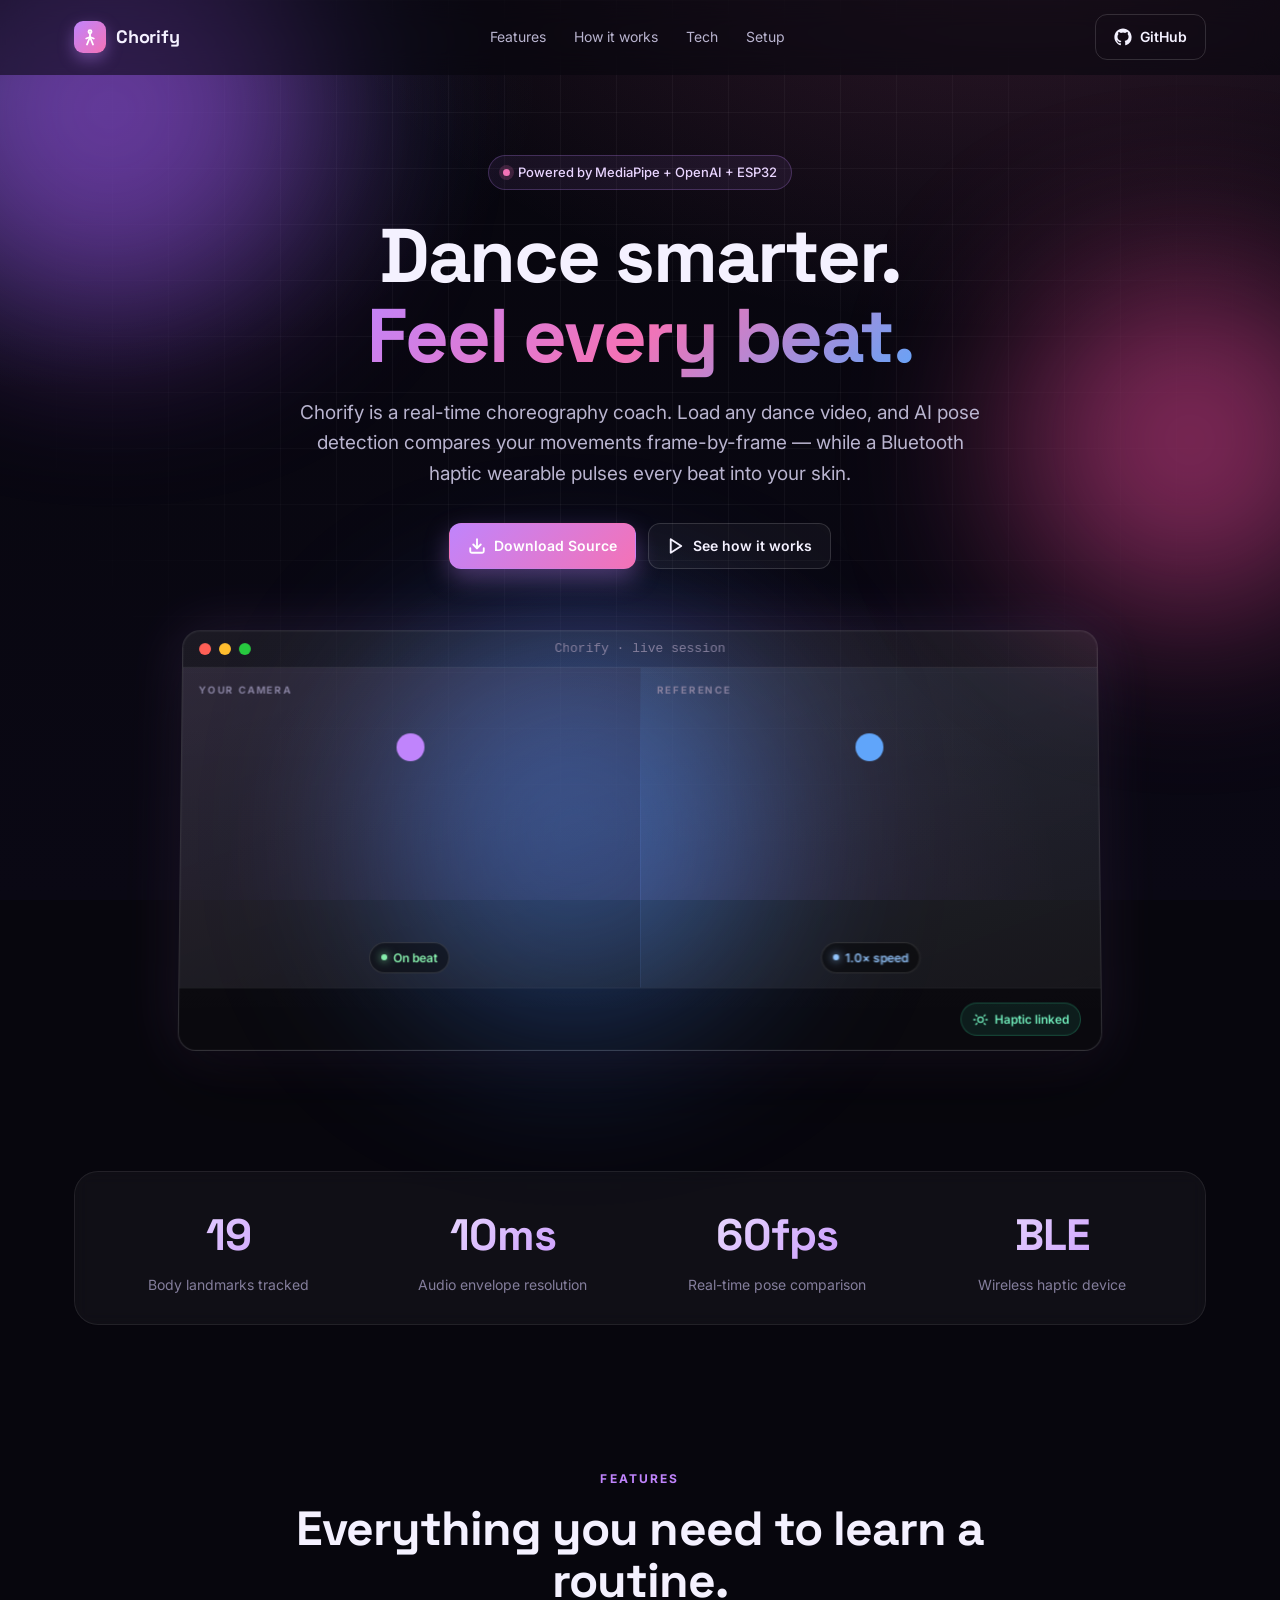
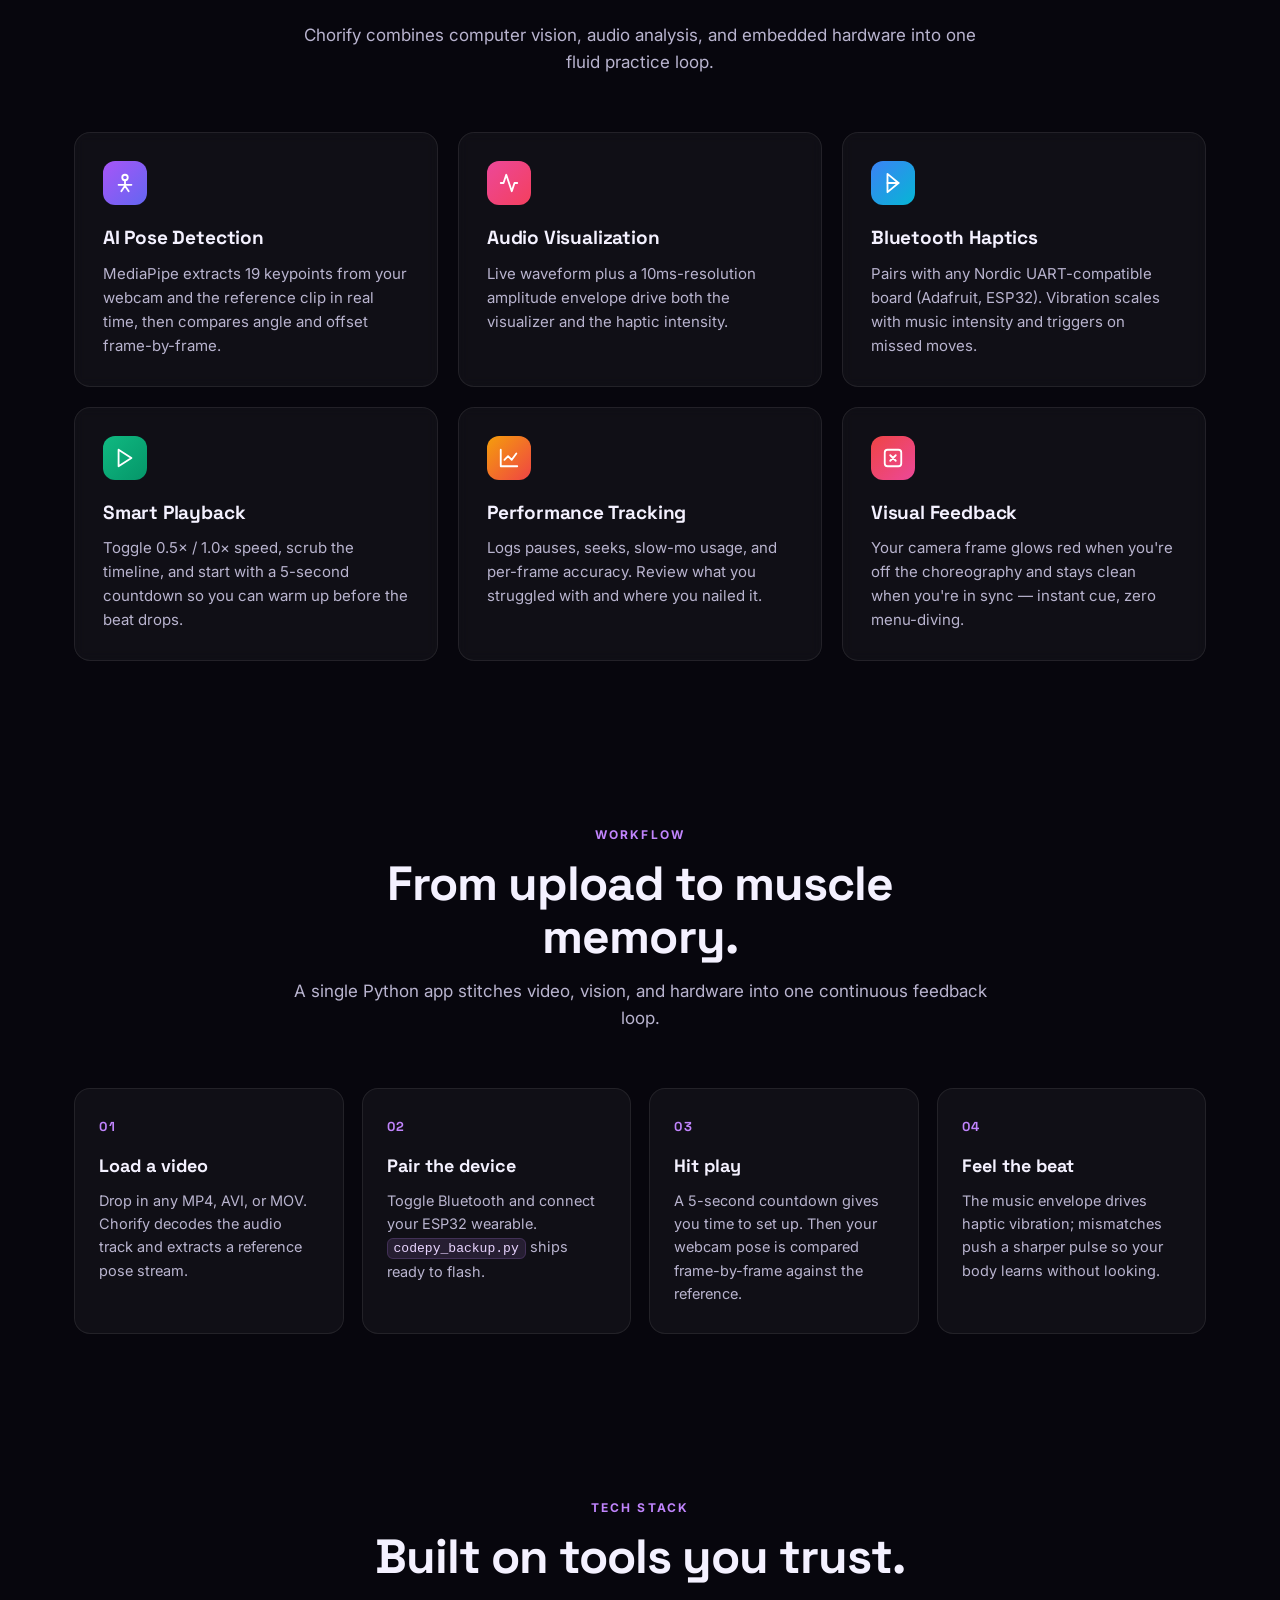
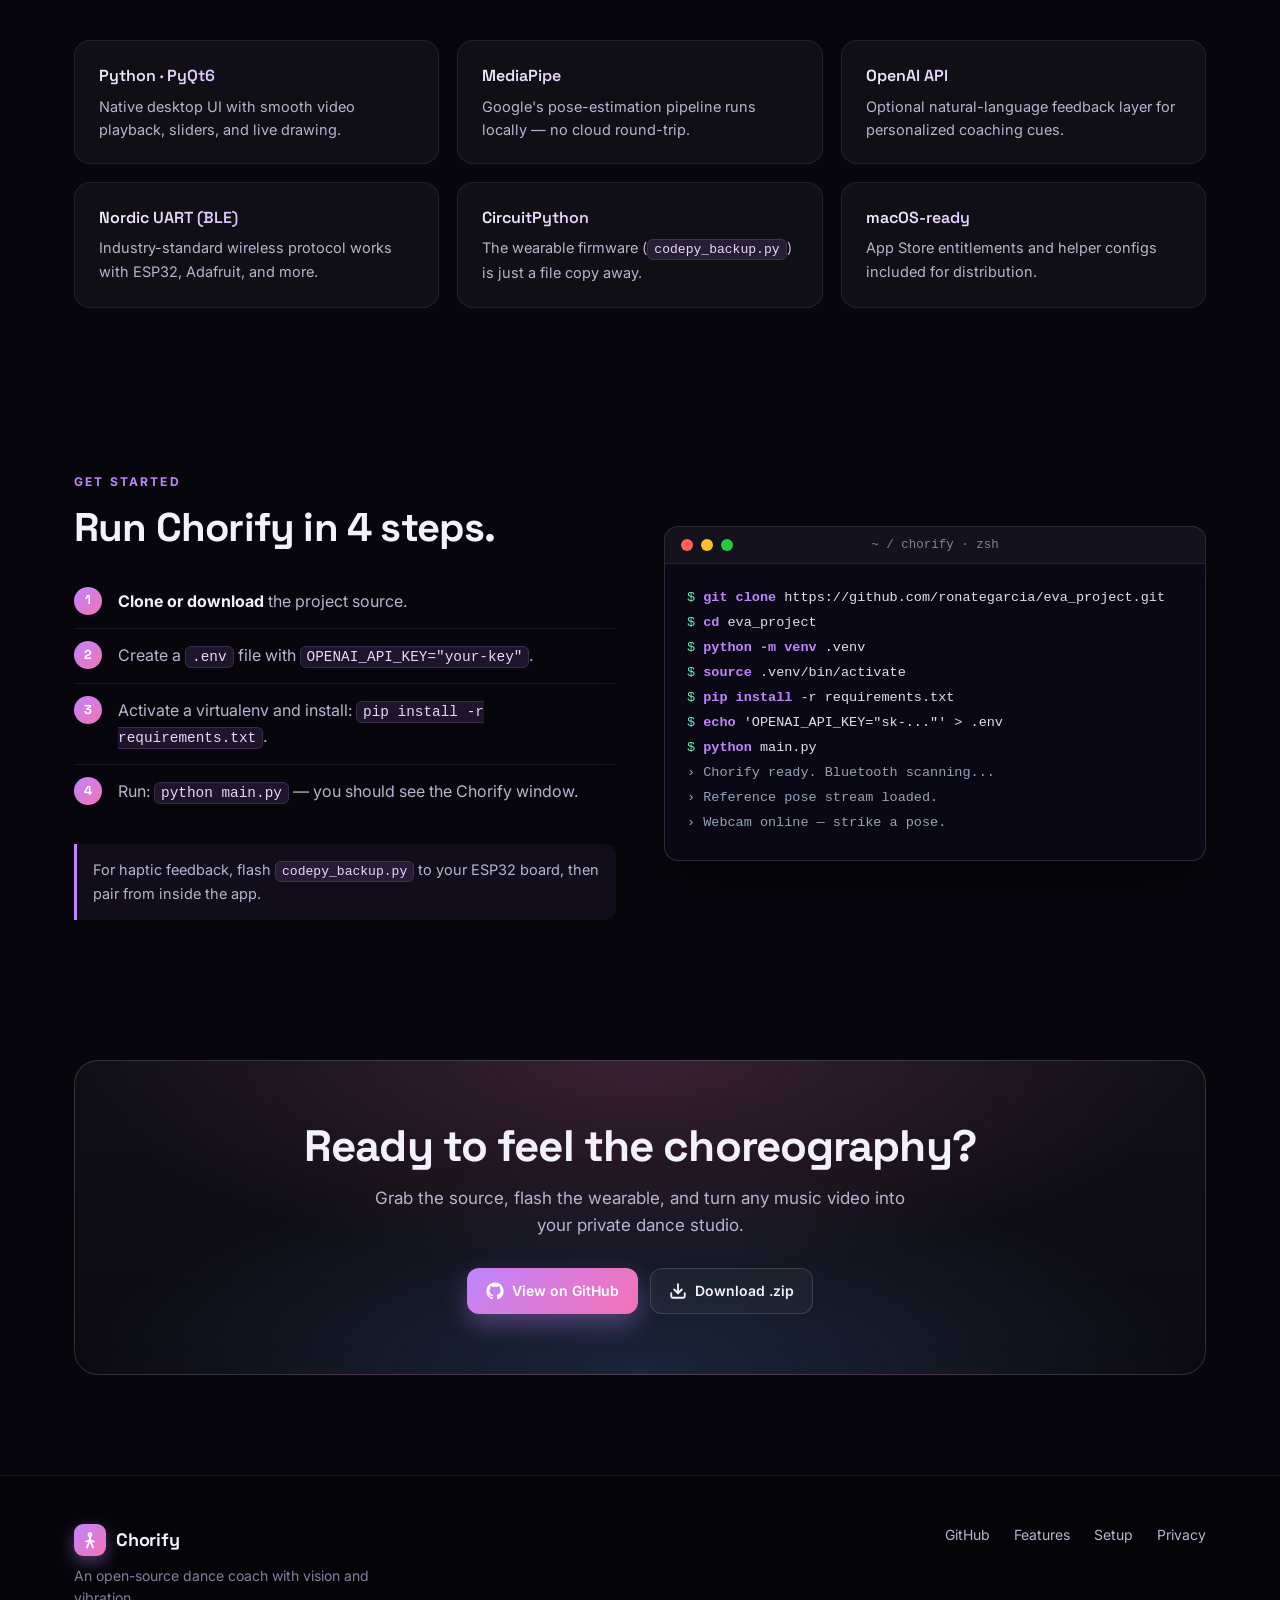
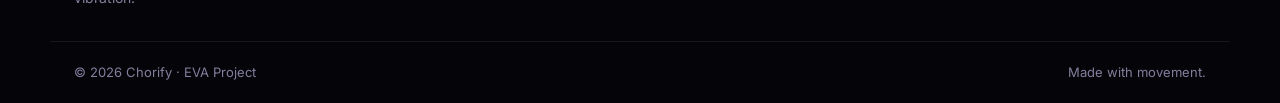
<file: index.html>
<!DOCTYPE html>
<html lang="en">
<head>
<meta charset="UTF-8" />
<meta name="viewport" content="width=device-width, initial-scale=1.0" />
<title>Chorify — Learn to Dance with AI Pose Detection & Haptic Feedback</title>
<meta name="description" content="Chorify is a smart dance learning application that compares your movements with a reference video using AI pose detection, and delivers rhythm cues through a Bluetooth haptic device." />
<link rel="preconnect" href="https://fonts.googleapis.com" />
<link rel="preconnect" href="https://fonts.gstatic.com" crossorigin />
<link href="https://fonts.googleapis.com/css2?family=Inter:wght@300;400;500;600;700;800;900&family=Space+Grotesk:wght@400;500;600;700&display=swap" rel="stylesheet" />
<link rel="stylesheet" href="styles.css" />
</head>
<body>

<!-- ===== Animated background ===== -->
<div class="bg-gradient"></div>
<div class="bg-grid"></div>
<div class="bg-orb bg-orb-1"></div>
<div class="bg-orb bg-orb-2"></div>
<div class="bg-orb bg-orb-3"></div>

<!-- ===== Nav ===== -->
<nav class="nav">
  <div class="nav-inner">
    <a href="#" class="logo">
      <span class="logo-mark">
        <svg viewBox="0 0 24 24" fill="none" stroke="currentColor" stroke-width="2.5" stroke-linecap="round" stroke-linejoin="round">
          <circle cx="12" cy="5" r="2"/>
          <path d="M12 7v5"/>
          <path d="M8 22l4-10 4 10"/>
          <path d="M7 14l5-2 5 2"/>
        </svg>
      </span>
      <span class="logo-text">Chorify</span>
    </a>
    <ul class="nav-links">
      <li><a href="#features">Features</a></li>
      <li><a href="#how">How it works</a></li>
      <li><a href="#tech">Tech</a></li>
      <li><a href="#setup">Setup</a></li>
    </ul>
    <a href="https://github.com/ronategarcia/eva_project" target="_blank" rel="noopener" class="btn btn-ghost">
      <svg viewBox="0 0 24 24" width="18" height="18" fill="currentColor"><path d="M12 .5C5.65.5.5 5.65.5 12c0 5.08 3.29 9.39 7.86 10.91.58.11.79-.25.79-.56v-2c-3.2.7-3.88-1.37-3.88-1.37-.52-1.33-1.27-1.69-1.27-1.69-1.04-.71.08-.7.08-.7 1.15.08 1.76 1.18 1.76 1.18 1.02 1.75 2.69 1.25 3.35.96.1-.74.4-1.25.72-1.54-2.55-.29-5.23-1.28-5.23-5.7 0-1.26.45-2.29 1.18-3.1-.12-.29-.51-1.46.11-3.04 0 0 .97-.31 3.18 1.18a11 11 0 0 1 5.79 0c2.21-1.49 3.18-1.18 3.18-1.18.62 1.58.23 2.75.11 3.04.74.81 1.18 1.84 1.18 3.1 0 4.43-2.69 5.41-5.25 5.69.41.36.78 1.05.78 2.13v3.16c0 .31.21.68.8.56A11.51 11.51 0 0 0 23.5 12C23.5 5.65 18.35.5 12 .5z"/></svg>
      <span>GitHub</span>
    </a>
  </div>
</nav>

<!-- ===== Hero ===== -->
<header class="hero">
  <div class="hero-inner">
    <div class="badge">
      <span class="badge-dot"></span>
      <span>Powered by MediaPipe + OpenAI + ESP32</span>
    </div>
    <h1 class="hero-title">
      Dance smarter.<br />
      <span class="gradient-text">Feel every beat.</span>
    </h1>
    <p class="hero-subtitle">
      Chorify is a real-time choreography coach. Load any dance video, and AI pose detection compares
      your movements frame-by-frame — while a Bluetooth haptic wearable pulses every beat into your skin.
    </p>
    <div class="hero-cta">
      <a href="#download" class="btn btn-primary">
        <svg viewBox="0 0 24 24" width="18" height="18" fill="none" stroke="currentColor" stroke-width="2.5" stroke-linecap="round" stroke-linejoin="round"><path d="M21 15v4a2 2 0 0 1-2 2H5a2 2 0 0 1-2-2v-4"/><polyline points="7 10 12 15 17 10"/><line x1="12" y1="15" x2="12" y2="3"/></svg>
        Download Source
      </a>
      <a href="#how" class="btn btn-secondary">
        <svg viewBox="0 0 24 24" width="18" height="18" fill="none" stroke="currentColor" stroke-width="2.5" stroke-linecap="round" stroke-linejoin="round"><polygon points="5 3 19 12 5 21 5 3"/></svg>
        See how it works
      </a>
    </div>

    <!-- Hero showcase -->
    <div class="hero-showcase">
      <div class="window">
        <div class="window-bar">
          <span class="dot dot-r"></span>
          <span class="dot dot-y"></span>
          <span class="dot dot-g"></span>
          <span class="window-title">Chorify · live session</span>
        </div>
        <div class="window-body">
          <div class="panel panel-cam">
            <div class="panel-label">YOUR CAMERA</div>
            <svg class="pose-svg" viewBox="0 0 200 240" aria-hidden="true">
              <g class="pose pose-user">
                <circle cx="100" cy="40" r="14"/>
                <line x1="100" y1="54" x2="100" y2="120"/>
                <line x1="100" y1="70" x2="60" y2="100"/>
                <line x1="100" y1="70" x2="140" y2="100"/>
                <line x1="60" y1="100" x2="50" y2="140"/>
                <line x1="140" y1="100" x2="150" y2="140"/>
                <line x1="100" y1="120" x2="80" y2="180"/>
                <line x1="100" y1="120" x2="120" y2="180"/>
                <line x1="80" y1="180" x2="75" y2="220"/>
                <line x1="120" y1="180" x2="125" y2="220"/>
              </g>
            </svg>
            <div class="status-pill status-good"><span class="status-dot"></span>On beat</div>
          </div>
          <div class="panel panel-ref">
            <div class="panel-label">REFERENCE</div>
            <svg class="pose-svg" viewBox="0 0 200 240" aria-hidden="true">
              <g class="pose pose-ref">
                <circle cx="100" cy="40" r="14"/>
                <line x1="100" y1="54" x2="100" y2="120"/>
                <line x1="100" y1="70" x2="55" y2="105"/>
                <line x1="100" y1="70" x2="145" y2="105"/>
                <line x1="55" y1="105" x2="40" y2="135"/>
                <line x1="145" y1="105" x2="160" y2="135"/>
                <line x1="100" y1="120" x2="78" y2="180"/>
                <line x1="100" y1="120" x2="122" y2="180"/>
                <line x1="78" y1="180" x2="72" y2="220"/>
                <line x1="122" y1="180" x2="128" y2="220"/>
              </g>
            </svg>
            <div class="status-pill status-info"><span class="status-dot"></span>1.0× speed</div>
          </div>
        </div>
        <div class="window-footer">
          <div class="waveform">
            <span></span><span></span><span></span><span></span><span></span>
            <span></span><span></span><span></span><span></span><span></span>
            <span></span><span></span><span></span><span></span><span></span>
            <span></span><span></span><span></span><span></span><span></span>
            <span></span><span></span><span></span><span></span><span></span>
            <span></span><span></span><span></span><span></span><span></span>
          </div>
          <div class="haptic">
            <svg viewBox="0 0 24 24" width="16" height="16" fill="none" stroke="currentColor" stroke-width="2" stroke-linecap="round" stroke-linejoin="round"><path d="M2 12h2M20 12h2M5 5l1.5 1.5M17.5 17.5L19 19M5 19l1.5-1.5M17.5 6.5L19 5"/><circle cx="12" cy="12" r="4"/></svg>
            <span>Haptic linked</span>
          </div>
        </div>
      </div>
    </div>
  </div>
</header>

<!-- ===== Stats ===== -->
<section class="stats">
  <div class="container">
    <div class="stats-grid">
      <div class="stat">
        <div class="stat-value">19</div>
        <div class="stat-label">Body landmarks tracked</div>
      </div>
      <div class="stat">
        <div class="stat-value">10ms</div>
        <div class="stat-label">Audio envelope resolution</div>
      </div>
      <div class="stat">
        <div class="stat-value">60fps</div>
        <div class="stat-label">Real-time pose comparison</div>
      </div>
      <div class="stat">
        <div class="stat-value">BLE</div>
        <div class="stat-label">Wireless haptic device</div>
      </div>
    </div>
  </div>
</section>

<!-- ===== Features ===== -->
<section class="features" id="features">
  <div class="container">
    <div class="section-head">
      <div class="eyebrow">Features</div>
      <h2>Everything you need to learn a routine.</h2>
      <p>Chorify combines computer vision, audio analysis, and embedded hardware into one fluid practice loop.</p>
    </div>
    <div class="features-grid">

      <article class="feature">
        <div class="feature-icon icon-purple">
          <svg viewBox="0 0 24 24" fill="none" stroke="currentColor" stroke-width="2" stroke-linecap="round" stroke-linejoin="round"><circle cx="12" cy="6" r="3"/><path d="M12 9v6"/><path d="M8 21l4-6 4 6"/><path d="M5 14h14"/></svg>
        </div>
        <h3>AI Pose Detection</h3>
        <p>MediaPipe extracts 19 keypoints from your webcam and the reference clip in real time, then compares angle and offset frame-by-frame.</p>
      </article>

      <article class="feature">
        <div class="feature-icon icon-pink">
          <svg viewBox="0 0 24 24" fill="none" stroke="currentColor" stroke-width="2" stroke-linecap="round" stroke-linejoin="round"><path d="M3 12h3l3-9 6 18 3-9h3"/></svg>
        </div>
        <h3>Audio Visualization</h3>
        <p>Live waveform plus a 10ms-resolution amplitude envelope drive both the visualizer and the haptic intensity.</p>
      </article>

      <article class="feature">
        <div class="feature-icon icon-blue">
          <svg viewBox="0 0 24 24" fill="none" stroke="currentColor" stroke-width="2" stroke-linecap="round" stroke-linejoin="round"><path d="M6 2l12 10L6 22V2z"/><line x1="6" y1="12" x2="18" y2="12"/></svg>
        </div>
        <h3>Bluetooth Haptics</h3>
        <p>Pairs with any Nordic UART-compatible board (Adafruit, ESP32). Vibration scales with music intensity and triggers on missed moves.</p>
      </article>

      <article class="feature">
        <div class="feature-icon icon-green">
          <svg viewBox="0 0 24 24" fill="none" stroke="currentColor" stroke-width="2" stroke-linecap="round" stroke-linejoin="round"><polygon points="5 3 19 12 5 21 5 3"/></svg>
        </div>
        <h3>Smart Playback</h3>
        <p>Toggle 0.5× / 1.0× speed, scrub the timeline, and start with a 5-second countdown so you can warm up before the beat drops.</p>
      </article>

      <article class="feature">
        <div class="feature-icon icon-orange">
          <svg viewBox="0 0 24 24" fill="none" stroke="currentColor" stroke-width="2" stroke-linecap="round" stroke-linejoin="round"><path d="M3 3v18h18"/><path d="M7 14l4-4 4 4 5-7"/></svg>
        </div>
        <h3>Performance Tracking</h3>
        <p>Logs pauses, seeks, slow-mo usage, and per-frame accuracy. Review what you struggled with and where you nailed it.</p>
      </article>

      <article class="feature">
        <div class="feature-icon icon-red">
          <svg viewBox="0 0 24 24" fill="none" stroke="currentColor" stroke-width="2" stroke-linecap="round" stroke-linejoin="round"><rect x="3" y="3" width="18" height="18" rx="3"/><path d="M9 9l6 6M15 9l-6 6"/></svg>
        </div>
        <h3>Visual Feedback</h3>
        <p>Your camera frame glows red when you're off the choreography and stays clean when you're in sync — instant cue, zero menu-diving.</p>
      </article>

    </div>
  </div>
</section>

<!-- ===== How it works ===== -->
<section class="how" id="how">
  <div class="container">
    <div class="section-head">
      <div class="eyebrow">Workflow</div>
      <h2>From upload to muscle memory.</h2>
      <p>A single Python app stitches video, vision, and hardware into one continuous feedback loop.</p>
    </div>

    <div class="steps">
      <div class="step">
        <div class="step-num">01</div>
        <h3>Load a video</h3>
        <p>Drop in any MP4, AVI, or MOV. Chorify decodes the audio track and extracts a reference pose stream.</p>
      </div>
      <div class="step">
        <div class="step-num">02</div>
        <h3>Pair the device</h3>
        <p>Toggle Bluetooth and connect your ESP32 wearable. <code>codepy_backup.py</code> ships ready to flash.</p>
      </div>
      <div class="step">
        <div class="step-num">03</div>
        <h3>Hit play</h3>
        <p>A 5-second countdown gives you time to set up. Then your webcam pose is compared frame-by-frame against the reference.</p>
      </div>
      <div class="step">
        <div class="step-num">04</div>
        <h3>Feel the beat</h3>
        <p>The music envelope drives haptic vibration; mismatches push a sharper pulse so your body learns without looking.</p>
      </div>
    </div>
  </div>
</section>

<!-- ===== Tech ===== -->
<section class="tech" id="tech">
  <div class="container">
    <div class="section-head">
      <div class="eyebrow">Tech stack</div>
      <h2>Built on tools you trust.</h2>
    </div>
    <div class="tech-grid">
      <div class="tech-card">
        <div class="tech-name">Python · PyQt6</div>
        <p>Native desktop UI with smooth video playback, sliders, and live drawing.</p>
      </div>
      <div class="tech-card">
        <div class="tech-name">MediaPipe</div>
        <p>Google's pose-estimation pipeline runs locally — no cloud round-trip.</p>
      </div>
      <div class="tech-card">
        <div class="tech-name">OpenAI API</div>
        <p>Optional natural-language feedback layer for personalized coaching cues.</p>
      </div>
      <div class="tech-card">
        <div class="tech-name">Nordic UART (BLE)</div>
        <p>Industry-standard wireless protocol works with ESP32, Adafruit, and more.</p>
      </div>
      <div class="tech-card">
        <div class="tech-name">CircuitPython</div>
        <p>The wearable firmware (<code>codepy_backup.py</code>) is just a file copy away.</p>
      </div>
      <div class="tech-card">
        <div class="tech-name">macOS-ready</div>
        <p>App Store entitlements and helper configs included for distribution.</p>
      </div>
    </div>
  </div>
</section>

<!-- ===== Setup / Download ===== -->
<section class="setup" id="setup">
  <div class="container setup-grid">
    <div class="setup-text">
      <div class="eyebrow">Get started</div>
      <h2>Run Chorify in 4 steps.</h2>
      <ol class="setup-list">
        <li><strong>Clone or download</strong> the project source.</li>
        <li>Create a <code>.env</code> file with <code>OPENAI_API_KEY="your-key"</code>.</li>
        <li>Activate a virtualenv and install: <code>pip install -r requirements.txt</code>.</li>
        <li>Run: <code>python main.py</code> — you should see the Chorify window.</li>
      </ol>
      <p class="setup-note">For haptic feedback, flash <code>codepy_backup.py</code> to your ESP32 board, then pair from inside the app.</p>
    </div>

    <div class="terminal" id="download">
      <div class="terminal-bar">
        <span class="dot dot-r"></span>
        <span class="dot dot-y"></span>
        <span class="dot dot-g"></span>
        <span class="terminal-title">~ / chorify · zsh</span>
      </div>
      <pre class="terminal-body"><code><span class="t-c">$</span> <span class="t-cmd">git clone</span> https://github.com/ronategarcia/eva_project.git
<span class="t-c">$</span> <span class="t-cmd">cd</span> eva_project
<span class="t-c">$</span> <span class="t-cmd">python -m venv</span> .venv
<span class="t-c">$</span> <span class="t-cmd">source</span> .venv/bin/activate
<span class="t-c">$</span> <span class="t-cmd">pip install</span> -r requirements.txt
<span class="t-c">$</span> <span class="t-cmd">echo</span> 'OPENAI_API_KEY="sk-..."' > .env
<span class="t-c">$</span> <span class="t-cmd">python</span> main.py
<span class="t-out">› Chorify ready. Bluetooth scanning...</span>
<span class="t-out">› Reference pose stream loaded.</span>
<span class="t-out">› Webcam online — strike a pose.</span></code></pre>
    </div>
  </div>
</section>

<!-- ===== Final CTA ===== -->
<section class="cta">
  <div class="container">
    <div class="cta-card">
      <h2>Ready to feel the choreography?</h2>
      <p>Grab the source, flash the wearable, and turn any music video into your private dance studio.</p>
      <div class="cta-buttons">
        <a href="https://github.com/ronategarcia/eva_project" target="_blank" rel="noopener" class="btn btn-primary">
          <svg viewBox="0 0 24 24" width="18" height="18" fill="currentColor"><path d="M12 .5C5.65.5.5 5.65.5 12c0 5.08 3.29 9.39 7.86 10.91.58.11.79-.25.79-.56v-2c-3.2.7-3.88-1.37-3.88-1.37-.52-1.33-1.27-1.69-1.27-1.69-1.04-.71.08-.7.08-.7 1.15.08 1.76 1.18 1.76 1.18 1.02 1.75 2.69 1.25 3.35.96.1-.74.4-1.25.72-1.54-2.55-.29-5.23-1.28-5.23-5.7 0-1.26.45-2.29 1.18-3.1-.12-.29-.51-1.46.11-3.04 0 0 .97-.31 3.18 1.18a11 11 0 0 1 5.79 0c2.21-1.49 3.18-1.18 3.18-1.18.62 1.58.23 2.75.11 3.04.74.81 1.18 1.84 1.18 3.1 0 4.43-2.69 5.41-5.25 5.69.41.36.78 1.05.78 2.13v3.16c0 .31.21.68.8.56A11.51 11.51 0 0 0 23.5 12C23.5 5.65 18.35.5 12 .5z"/></svg>
          View on GitHub
        </a>
        <a href="https://github.com/ronategarcia/eva_project/archive/refs/heads/main.zip" class="btn btn-secondary">
          <svg viewBox="0 0 24 24" width="18" height="18" fill="none" stroke="currentColor" stroke-width="2.5" stroke-linecap="round" stroke-linejoin="round"><path d="M21 15v4a2 2 0 0 1-2 2H5a2 2 0 0 1-2-2v-4"/><polyline points="7 10 12 15 17 10"/><line x1="12" y1="15" x2="12" y2="3"/></svg>
          Download .zip
        </a>
      </div>
    </div>
  </div>
</section>

<!-- ===== Footer ===== -->
<footer class="footer">
  <div class="container footer-inner">
    <div class="footer-brand">
      <div class="logo">
        <span class="logo-mark">
          <svg viewBox="0 0 24 24" fill="none" stroke="currentColor" stroke-width="2.5" stroke-linecap="round" stroke-linejoin="round">
            <circle cx="12" cy="5" r="2"/>
            <path d="M12 7v5"/>
            <path d="M8 22l4-10 4 10"/>
            <path d="M7 14l5-2 5 2"/>
          </svg>
        </span>
        <span class="logo-text">Chorify</span>
      </div>
      <p>An open-source dance coach with vision and vibration.</p>
    </div>
    <div class="footer-links">
      <a href="https://github.com/ronategarcia/eva_project" target="_blank" rel="noopener">GitHub</a>
      <a href="#features">Features</a>
      <a href="#setup">Setup</a>
      <a href="privacy-policy.html">Privacy</a>
    </div>
  </div>
  <div class="footer-bottom container">
    <span>© <span id="year"></span> Chorify · EVA Project</span>
    <span>Made with movement.</span>
  </div>
</footer>

<script src="script.js"></script>
</body>
</html>
</file>
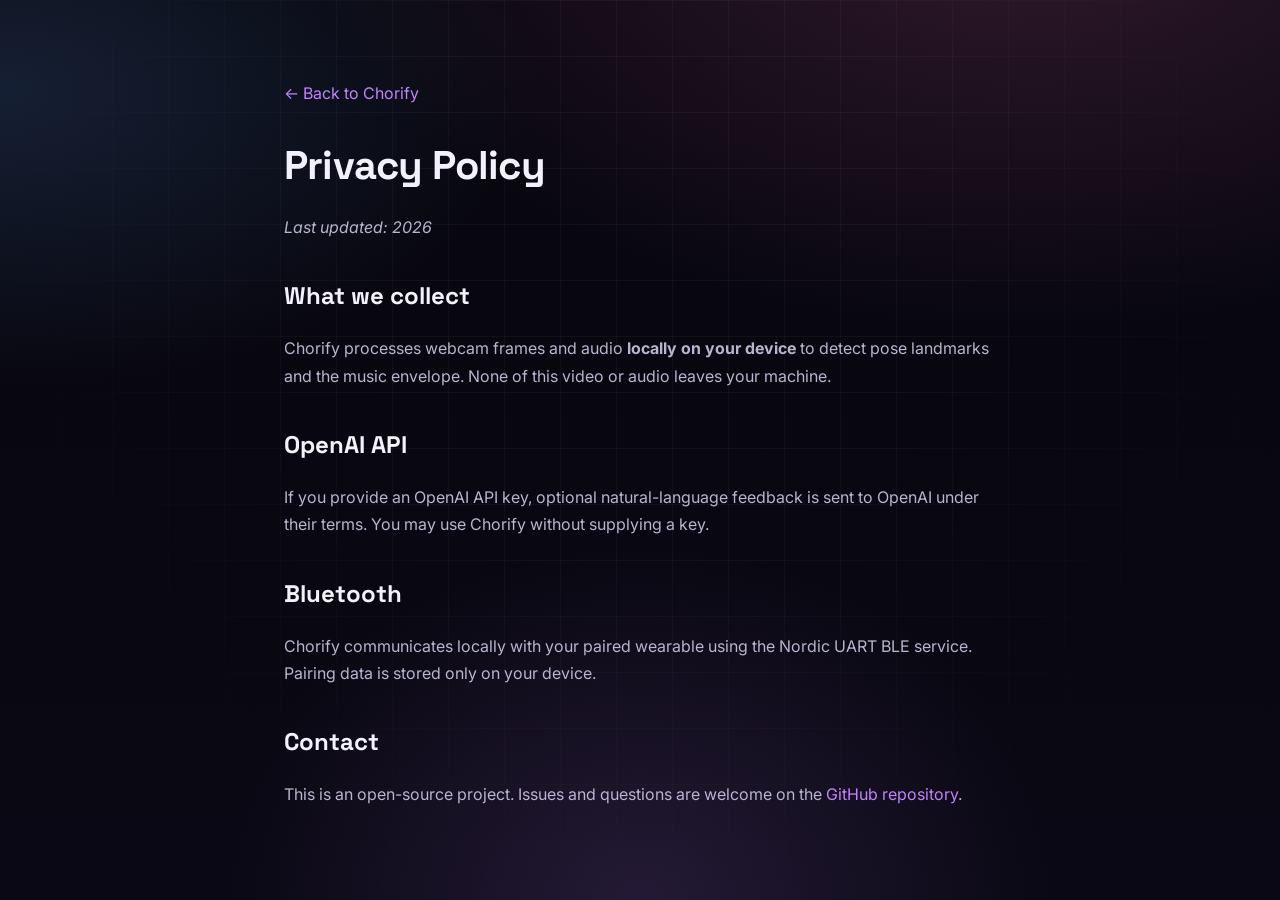
<file: privacy-policy.html>
<!DOCTYPE html>
<html lang="en">
<head>
<meta charset="UTF-8" />
<meta name="viewport" content="width=device-width, initial-scale=1.0" />
<title>Privacy Policy · Chorify</title>
<link href="https://fonts.googleapis.com/css2?family=Inter:wght@400;600;700&family=Space+Grotesk:wght@500;700&display=swap" rel="stylesheet" />
<link rel="stylesheet" href="styles.css" />
<style>
  .doc { max-width: 760px; margin: 80px auto; padding: 0 24px; }
  .doc h1 { font-family: 'Space Grotesk', sans-serif; font-size: 40px; letter-spacing: -0.02em; margin-bottom: 8px; }
  .doc h2 { font-family: 'Space Grotesk', sans-serif; margin-top: 36px; }
  .doc p, .doc li { color: var(--text-soft); line-height: 1.7; }
  .doc a { color: var(--brand); }
</style>
</head>
<body>
<div class="bg-gradient"></div>
<div class="bg-grid"></div>

<main class="doc">
  <p><a href="index.html">← Back to Chorify</a></p>
  <h1>Privacy Policy</h1>
  <p><em>Last updated: 2026</em></p>

  <h2>What we collect</h2>
  <p>Chorify processes webcam frames and audio <strong>locally on your device</strong> to detect pose
  landmarks and the music envelope. None of this video or audio leaves your machine.</p>

  <h2>OpenAI API</h2>
  <p>If you provide an OpenAI API key, optional natural-language feedback is sent to OpenAI under
  their terms. You may use Chorify without supplying a key.</p>

  <h2>Bluetooth</h2>
  <p>Chorify communicates locally with your paired wearable using the Nordic UART BLE service.
  Pairing data is stored only on your device.</p>

  <h2>Contact</h2>
  <p>This is an open-source project. Issues and questions are welcome on the
  <a href="https://github.com/ronategarcia/eva_project" target="_blank" rel="noopener">GitHub repository</a>.</p>
</main>
</body>
</html>
</file>
<file: styles.css>
/* ===========================================================
   Chorify Landing Page · styles
   =========================================================== */

:root {
  --bg: #07060d;
  --bg-soft: #0f0c1c;
  --surface: rgba(255, 255, 255, 0.04);
  --surface-2: rgba(255, 255, 255, 0.06);
  --border: rgba(255, 255, 255, 0.08);
  --border-strong: rgba(255, 255, 255, 0.14);

  --text: #f4f1ff;
  --text-soft: #b9b4cf;
  --text-mute: #847e9c;

  --brand: #c084fc;        /* violet */
  --brand-2: #f472b6;      /* pink */
  --brand-3: #60a5fa;      /* blue */
  --accent: #34d399;       /* green */
  --danger: #f87171;       /* red */

  --radius-sm: 10px;
  --radius: 16px;
  --radius-lg: 24px;

  --shadow-1: 0 8px 24px rgba(0, 0, 0, 0.35);
  --shadow-2: 0 20px 60px rgba(120, 60, 200, 0.25);

  --font-sans: 'Inter', system-ui, -apple-system, BlinkMacSystemFont, 'Segoe UI', sans-serif;
  --font-display: 'Space Grotesk', var(--font-sans);
  --font-mono: ui-monospace, 'SF Mono', Menlo, Consolas, monospace;
}

* { box-sizing: border-box; }
html, body { margin: 0; padding: 0; }
html { scroll-behavior: smooth; }

body {
  font-family: var(--font-sans);
  color: var(--text);
  background: var(--bg);
  line-height: 1.6;
  -webkit-font-smoothing: antialiased;
  text-rendering: optimizeLegibility;
  overflow-x: hidden;
}

a { color: inherit; text-decoration: none; }
img, svg { display: block; max-width: 100%; }
ul { list-style: none; padding: 0; margin: 0; }

code {
  font-family: var(--font-mono);
  font-size: 0.9em;
  background: rgba(192, 132, 252, 0.12);
  color: #e9d5ff;
  padding: 2px 6px;
  border-radius: 6px;
  border: 1px solid rgba(192, 132, 252, 0.18);
}

.container {
  max-width: 1180px;
  margin: 0 auto;
  padding: 0 24px;
}

/* ===========================================================
   Background
   =========================================================== */
.bg-gradient {
  position: fixed;
  inset: 0;
  background:
    radial-gradient(1200px 700px at 80% -10%, rgba(244, 114, 182, 0.18), transparent 60%),
    radial-gradient(900px 500px at 0% 10%, rgba(96, 165, 250, 0.16), transparent 60%),
    radial-gradient(700px 600px at 50% 100%, rgba(192, 132, 252, 0.14), transparent 60%),
    linear-gradient(180deg, #07060d 0%, #0a0814 100%);
  z-index: -3;
}
.bg-grid {
  position: fixed;
  inset: 0;
  background-image:
    linear-gradient(rgba(255,255,255,0.04) 1px, transparent 1px),
    linear-gradient(90deg, rgba(255,255,255,0.04) 1px, transparent 1px);
  background-size: 56px 56px;
  mask-image: radial-gradient(ellipse at 50% 30%, black 30%, transparent 75%);
  -webkit-mask-image: radial-gradient(ellipse at 50% 30%, black 30%, transparent 75%);
  z-index: -2;
}
.bg-orb {
  position: fixed;
  border-radius: 50%;
  filter: blur(90px);
  opacity: 0.55;
  z-index: -1;
  pointer-events: none;
  animation: float 18s ease-in-out infinite;
}
.bg-orb-1 { width: 420px; height: 420px; background: #a855f7; top: -100px; left: -100px; }
.bg-orb-2 { width: 340px; height: 340px; background: #ec4899; top: 30%; right: -80px; animation-delay: -6s; }
.bg-orb-3 { width: 380px; height: 380px; background: #3b82f6; bottom: -120px; left: 30%; animation-delay: -12s; }

@keyframes float {
  0%, 100% { transform: translate3d(0, 0, 0) scale(1); }
  50%      { transform: translate3d(40px, -30px, 0) scale(1.06); }
}

/* ===========================================================
   Nav
   =========================================================== */
.nav {
  position: sticky;
  top: 0;
  z-index: 50;
  backdrop-filter: blur(14px);
  -webkit-backdrop-filter: blur(14px);
  background: rgba(7, 6, 13, 0.55);
  border-bottom: 1px solid transparent;
  transition: border-color .3s ease, background .3s ease;
}
.nav.scrolled {
  border-bottom-color: var(--border);
  background: rgba(7, 6, 13, 0.85);
}
.nav-inner {
  max-width: 1180px;
  margin: 0 auto;
  padding: 14px 24px;
  display: flex;
  align-items: center;
  justify-content: space-between;
  gap: 24px;
}

.logo {
  display: inline-flex;
  align-items: center;
  gap: 10px;
  font-family: var(--font-display);
  font-weight: 700;
  font-size: 18px;
  letter-spacing: -0.01em;
}
.logo-mark {
  width: 32px;
  height: 32px;
  display: grid;
  place-items: center;
  border-radius: 9px;
  background: linear-gradient(135deg, var(--brand), var(--brand-2));
  color: white;
  box-shadow: 0 6px 16px rgba(192, 132, 252, 0.4);
}
.logo-mark svg { width: 18px; height: 18px; }

.nav-links {
  display: flex;
  gap: 28px;
  font-size: 14px;
  color: var(--text-soft);
}
.nav-links a {
  transition: color .2s ease;
}
.nav-links a:hover { color: var(--text); }

/* ===========================================================
   Buttons
   =========================================================== */
.btn {
  display: inline-flex;
  align-items: center;
  gap: 8px;
  padding: 11px 18px;
  border-radius: 12px;
  font-size: 14px;
  font-weight: 600;
  font-family: var(--font-sans);
  border: 1px solid transparent;
  cursor: pointer;
  transition: transform .15s ease, box-shadow .25s ease, background .2s ease, border-color .2s ease, color .2s ease;
  white-space: nowrap;
}
.btn:active { transform: translateY(1px); }

.btn-primary {
  background: linear-gradient(135deg, var(--brand) 0%, var(--brand-2) 100%);
  color: white;
  box-shadow: 0 10px 24px rgba(192, 132, 252, 0.35);
}
.btn-primary:hover {
  box-shadow: 0 14px 32px rgba(192, 132, 252, 0.55);
  transform: translateY(-1px);
}

.btn-secondary {
  background: var(--surface);
  color: var(--text);
  border-color: var(--border-strong);
}
.btn-secondary:hover {
  background: var(--surface-2);
  border-color: rgba(255,255,255,0.22);
}

.btn-ghost {
  background: transparent;
  color: var(--text);
  border-color: var(--border-strong);
}
.btn-ghost:hover {
  background: var(--surface);
}

/* ===========================================================
   Hero
   =========================================================== */
.hero {
  padding: 80px 24px 60px;
  text-align: center;
  position: relative;
}
.hero-inner { max-width: 1100px; margin: 0 auto; }

.badge {
  display: inline-flex;
  align-items: center;
  gap: 8px;
  padding: 6px 14px;
  border-radius: 999px;
  background: rgba(192, 132, 252, 0.08);
  border: 1px solid rgba(192, 132, 252, 0.25);
  color: #e9d5ff;
  font-size: 13px;
  font-weight: 500;
  margin-bottom: 26px;
}
.badge-dot {
  width: 7px;
  height: 7px;
  border-radius: 50%;
  background: var(--brand-2);
  box-shadow: 0 0 0 4px rgba(244, 114, 182, 0.18);
  animation: pulse 2s ease-in-out infinite;
}
@keyframes pulse {
  0%, 100% { opacity: 1; }
  50%      { opacity: 0.4; }
}

.hero-title {
  font-family: var(--font-display);
  font-weight: 700;
  font-size: clamp(40px, 7vw, 76px);
  line-height: 1.05;
  letter-spacing: -0.03em;
  margin: 0 0 22px;
}
.gradient-text {
  background: linear-gradient(135deg, #c084fc 0%, #f472b6 50%, #60a5fa 100%);
  -webkit-background-clip: text;
  background-clip: text;
  color: transparent;
}

.hero-subtitle {
  max-width: 680px;
  margin: 0 auto 34px;
  font-size: clamp(16px, 1.5vw, 19px);
  color: var(--text-soft);
}

.hero-cta {
  display: flex;
  gap: 12px;
  justify-content: center;
  flex-wrap: wrap;
  margin-bottom: 60px;
}

/* Hero showcase window */
.hero-showcase {
  margin: 0 auto;
  max-width: 920px;
  perspective: 1400px;
}
.window {
  background: linear-gradient(180deg, rgba(255,255,255,0.04), rgba(255,255,255,0.02));
  border: 1px solid var(--border-strong);
  border-radius: 18px;
  overflow: hidden;
  box-shadow:
    0 30px 80px rgba(0, 0, 0, 0.5),
    0 0 0 1px rgba(255,255,255,0.02) inset,
    0 0 60px rgba(192, 132, 252, 0.15);
  transform: rotateX(2deg);
}
.window-bar {
  display: flex;
  align-items: center;
  gap: 8px;
  padding: 12px 16px;
  background: rgba(255,255,255,0.03);
  border-bottom: 1px solid var(--border);
  position: relative;
}
.dot {
  width: 12px;
  height: 12px;
  border-radius: 50%;
  display: inline-block;
}
.dot-r { background: #ff5f56; }
.dot-y { background: #ffbd2e; }
.dot-g { background: #27c93f; }

.window-title {
  position: absolute;
  left: 50%;
  transform: translateX(-50%);
  font-size: 13px;
  color: var(--text-mute);
  font-family: var(--font-mono);
}

.window-body {
  display: grid;
  grid-template-columns: 1fr 1fr;
  gap: 1px;
  background: var(--border);
  min-height: 320px;
}
.panel {
  position: relative;
  padding: 22px;
  background: linear-gradient(160deg, rgba(255,255,255,0.02), rgba(0,0,0,0.2));
  display: grid;
  place-items: center;
  overflow: hidden;
}
.panel-cam { background: linear-gradient(160deg, rgba(192, 132, 252, 0.06), rgba(0,0,0,0.3)); }
.panel-ref { background: linear-gradient(160deg, rgba(96, 165, 250, 0.06), rgba(0,0,0,0.3)); }
.panel-label {
  position: absolute;
  top: 14px;
  left: 16px;
  font-size: 10px;
  letter-spacing: 0.18em;
  font-weight: 700;
  color: var(--text-mute);
}
.pose-svg { width: 60%; max-width: 200px; height: auto; }
.pose {
  fill: none;
  stroke-width: 5;
  stroke-linecap: round;
  stroke-linejoin: round;
  stroke-dasharray: 600;
  stroke-dashoffset: 0;
  animation: pose-shimmer 3s ease-in-out infinite;
}
.pose circle { fill: currentColor; stroke: none; }
.pose-user { color: var(--brand); }
.pose-ref { color: var(--brand-3); }
@keyframes pose-shimmer {
  0%, 100% { opacity: 0.85; transform: scale(1); }
  50%      { opacity: 1;    transform: scale(1.04); }
}

.status-pill {
  position: absolute;
  bottom: 14px;
  left: 50%;
  transform: translateX(-50%);
  display: inline-flex;
  align-items: center;
  gap: 6px;
  padding: 5px 11px;
  border-radius: 999px;
  font-size: 12px;
  font-weight: 600;
  background: rgba(0,0,0,0.45);
  backdrop-filter: blur(8px);
  border: 1px solid var(--border-strong);
}
.status-good { color: #86efac; }
.status-info { color: #93c5fd; }
.status-dot {
  width: 6px;
  height: 6px;
  border-radius: 50%;
  background: currentColor;
  box-shadow: 0 0 8px currentColor;
}

.window-footer {
  display: flex;
  align-items: center;
  justify-content: space-between;
  gap: 20px;
  padding: 14px 20px;
  border-top: 1px solid var(--border);
  background: rgba(0,0,0,0.25);
}
.waveform {
  display: flex;
  align-items: flex-end;
  gap: 3px;
  height: 28px;
  flex: 1;
}
.waveform span {
  display: block;
  width: 3px;
  background: linear-gradient(180deg, var(--brand) 0%, var(--brand-2) 100%);
  border-radius: 3px;
  animation: wave 1.4s ease-in-out infinite;
}
.waveform span:nth-child(1)  { animation-delay: -0.0s; }
.waveform span:nth-child(2)  { animation-delay: -0.1s; }
.waveform span:nth-child(3)  { animation-delay: -0.2s; }
.waveform span:nth-child(4)  { animation-delay: -0.3s; }
.waveform span:nth-child(5)  { animation-delay: -0.4s; }
.waveform span:nth-child(6)  { animation-delay: -0.5s; }
.waveform span:nth-child(7)  { animation-delay: -0.6s; }
.waveform span:nth-child(8)  { animation-delay: -0.7s; }
.waveform span:nth-child(9)  { animation-delay: -0.8s; }
.waveform span:nth-child(10) { animation-delay: -0.9s; }
.waveform span:nth-child(11) { animation-delay: -1.0s; }
.waveform span:nth-child(12) { animation-delay: -1.1s; }
.waveform span:nth-child(13) { animation-delay: -1.2s; }
.waveform span:nth-child(14) { animation-delay: -1.3s; }
.waveform span:nth-child(15) { animation-delay: -0.05s; }
.waveform span:nth-child(16) { animation-delay: -0.15s; }
.waveform span:nth-child(17) { animation-delay: -0.25s; }
.waveform span:nth-child(18) { animation-delay: -0.35s; }
.waveform span:nth-child(19) { animation-delay: -0.45s; }
.waveform span:nth-child(20) { animation-delay: -0.55s; }
.waveform span:nth-child(21) { animation-delay: -0.65s; }
.waveform span:nth-child(22) { animation-delay: -0.75s; }
.waveform span:nth-child(23) { animation-delay: -0.85s; }
.waveform span:nth-child(24) { animation-delay: -0.95s; }
.waveform span:nth-child(25) { animation-delay: -1.05s; }
.waveform span:nth-child(26) { animation-delay: -1.15s; }
.waveform span:nth-child(27) { animation-delay: -1.25s; }
.waveform span:nth-child(28) { animation-delay: -0.4s; }
.waveform span:nth-child(29) { animation-delay: -0.7s; }
.waveform span:nth-child(30) { animation-delay: -1.1s; }

@keyframes wave {
  0%, 100% { height: 6px;  opacity: .6; }
  50%      { height: 26px; opacity: 1;  }
}

.haptic {
  display: inline-flex;
  align-items: center;
  gap: 6px;
  padding: 6px 11px;
  border-radius: 999px;
  background: rgba(52, 211, 153, 0.1);
  color: #6ee7b7;
  font-size: 12px;
  font-weight: 600;
  border: 1px solid rgba(52, 211, 153, 0.25);
}
.haptic svg { animation: spin 6s linear infinite; }
@keyframes spin { to { transform: rotate(360deg); } }

/* ===========================================================
   Stats
   =========================================================== */
.stats {
  padding: 60px 24px;
}
.stats-grid {
  display: grid;
  grid-template-columns: repeat(4, 1fr);
  gap: 24px;
  padding: 28px;
  border: 1px solid var(--border);
  border-radius: var(--radius-lg);
  background: var(--surface);
  backdrop-filter: blur(8px);
}
.stat { text-align: center; }
.stat-value {
  font-family: var(--font-display);
  font-size: clamp(32px, 4vw, 44px);
  font-weight: 700;
  letter-spacing: -0.02em;
  background: linear-gradient(135deg, #f4f1ff 0%, #c084fc 100%);
  -webkit-background-clip: text;
  background-clip: text;
  color: transparent;
}
.stat-label {
  color: var(--text-mute);
  font-size: 14px;
  margin-top: 4px;
}

/* ===========================================================
   Section heads
   =========================================================== */
.section-head {
  text-align: center;
  max-width: 700px;
  margin: 0 auto 56px;
}
.eyebrow {
  display: inline-block;
  text-transform: uppercase;
  letter-spacing: 0.18em;
  font-size: 12px;
  font-weight: 700;
  color: var(--brand);
  margin-bottom: 14px;
}
.section-head h2 {
  font-family: var(--font-display);
  font-size: clamp(30px, 4.5vw, 48px);
  letter-spacing: -0.02em;
  margin: 0 0 14px;
  line-height: 1.1;
}
.section-head p {
  color: var(--text-soft);
  font-size: 17px;
  margin: 0;
}

/* ===========================================================
   Features
   =========================================================== */
.features { padding: 80px 24px; }
.features-grid {
  display: grid;
  grid-template-columns: repeat(3, 1fr);
  gap: 20px;
}
.feature {
  padding: 28px;
  border: 1px solid var(--border);
  border-radius: var(--radius);
  background: var(--surface);
  backdrop-filter: blur(6px);
  transition: transform .25s ease, border-color .25s ease, background .25s ease;
}
.feature:hover {
  transform: translateY(-4px);
  border-color: var(--border-strong);
  background: var(--surface-2);
}
.feature-icon {
  width: 44px;
  height: 44px;
  display: grid;
  place-items: center;
  border-radius: 12px;
  margin-bottom: 18px;
}
.feature-icon svg { width: 22px; height: 22px; color: white; }
.icon-purple { background: linear-gradient(135deg, #a855f7, #6366f1); }
.icon-pink   { background: linear-gradient(135deg, #ec4899, #f43f5e); }
.icon-blue   { background: linear-gradient(135deg, #3b82f6, #06b6d4); }
.icon-green  { background: linear-gradient(135deg, #10b981, #059669); }
.icon-orange { background: linear-gradient(135deg, #f59e0b, #ef4444); }
.icon-red    { background: linear-gradient(135deg, #ef4444, #ec4899); }

.feature h3 {
  font-family: var(--font-display);
  font-size: 19px;
  margin: 0 0 8px;
  letter-spacing: -0.01em;
}
.feature p {
  margin: 0;
  font-size: 15px;
  color: var(--text-soft);
  line-height: 1.6;
}

/* ===========================================================
   How it works (steps)
   =========================================================== */
.how { padding: 80px 24px; }
.steps {
  display: grid;
  grid-template-columns: repeat(4, 1fr);
  gap: 18px;
}
.step {
  position: relative;
  padding: 28px 24px;
  border: 1px solid var(--border);
  background: var(--surface);
  border-radius: var(--radius);
  transition: transform .25s ease, border-color .25s ease;
}
.step:hover {
  transform: translateY(-4px);
  border-color: var(--border-strong);
}
.step-num {
  font-family: var(--font-display);
  font-size: 13px;
  font-weight: 700;
  color: var(--brand);
  letter-spacing: 0.15em;
  margin-bottom: 14px;
}
.step h3 {
  font-family: var(--font-display);
  font-size: 18px;
  margin: 0 0 8px;
}
.step p {
  margin: 0;
  font-size: 14.5px;
  color: var(--text-soft);
}

/* ===========================================================
   Tech grid
   =========================================================== */
.tech { padding: 80px 24px; }
.tech-grid {
  display: grid;
  grid-template-columns: repeat(3, 1fr);
  gap: 18px;
}
.tech-card {
  padding: 22px 24px;
  border: 1px solid var(--border);
  background: var(--surface);
  border-radius: var(--radius);
  transition: transform .2s ease, border-color .2s ease;
}
.tech-card:hover {
  transform: translateY(-3px);
  border-color: var(--border-strong);
}
.tech-name {
  font-family: var(--font-display);
  font-weight: 600;
  font-size: 16px;
  margin-bottom: 6px;
  background: linear-gradient(135deg, #f4f1ff, #c084fc);
  -webkit-background-clip: text;
  background-clip: text;
  color: transparent;
}
.tech-card p {
  margin: 0;
  font-size: 14.5px;
  color: var(--text-soft);
}

/* ===========================================================
   Setup / terminal
   =========================================================== */
.setup { padding: 80px 24px; }
.setup-grid {
  display: grid;
  grid-template-columns: 1fr 1fr;
  gap: 48px;
  align-items: center;
}
.setup-text h2 {
  font-family: var(--font-display);
  font-size: clamp(28px, 3.5vw, 40px);
  letter-spacing: -0.02em;
  margin: 0 0 20px;
  line-height: 1.15;
}
.setup-list {
  margin: 24px 0;
  padding: 0;
  list-style: none;
  counter-reset: setup;
}
.setup-list li {
  position: relative;
  padding: 14px 0 14px 44px;
  border-bottom: 1px solid var(--border);
  color: var(--text-soft);
}
.setup-list li:last-child { border-bottom: none; }
.setup-list li::before {
  counter-increment: setup;
  content: counter(setup);
  position: absolute;
  left: 0;
  top: 12px;
  width: 28px;
  height: 28px;
  border-radius: 50%;
  background: linear-gradient(135deg, var(--brand), var(--brand-2));
  color: white;
  font-weight: 700;
  font-size: 13px;
  display: grid;
  place-items: center;
  font-family: var(--font-display);
}
.setup-list li strong { color: var(--text); }
.setup-note {
  margin: 16px 0 0;
  padding: 14px 16px;
  border-left: 3px solid var(--brand);
  background: rgba(192, 132, 252, 0.06);
  border-radius: 0 10px 10px 0;
  font-size: 14.5px;
  color: var(--text-soft);
}

.terminal {
  background: #0a0814;
  border: 1px solid var(--border-strong);
  border-radius: 14px;
  overflow: hidden;
  box-shadow: 0 20px 60px rgba(0,0,0,0.4);
}
.terminal-bar {
  display: flex;
  align-items: center;
  gap: 8px;
  padding: 12px 16px;
  background: rgba(255,255,255,0.04);
  border-bottom: 1px solid var(--border);
  position: relative;
}
.terminal-title {
  position: absolute;
  left: 50%;
  transform: translateX(-50%);
  font-family: var(--font-mono);
  font-size: 12.5px;
  color: var(--text-mute);
}
.terminal-body {
  margin: 0;
  padding: 22px 22px 24px;
  font-family: var(--font-mono);
  font-size: 13.5px;
  line-height: 1.85;
  color: #e0deef;
  overflow-x: auto;
  white-space: pre;
}
.terminal-body code { background: none; border: none; padding: 0; color: inherit; font-size: inherit; }
.t-c   { color: #6ee7b7; }
.t-cmd { color: #c084fc; font-weight: 600; }
.t-out { color: #94a3b8; }

/* ===========================================================
   Final CTA
   =========================================================== */
.cta { padding: 60px 24px 100px; }
.cta-card {
  text-align: center;
  padding: 60px 32px;
  border-radius: var(--radius-lg);
  border: 1px solid var(--border-strong);
  background:
    radial-gradient(800px 300px at 50% 0%, rgba(244, 114, 182, 0.18), transparent 70%),
    radial-gradient(800px 300px at 50% 100%, rgba(96, 165, 250, 0.18), transparent 70%),
    linear-gradient(180deg, rgba(255,255,255,0.04), rgba(255,255,255,0.02));
  position: relative;
  overflow: hidden;
}
.cta-card h2 {
  font-family: var(--font-display);
  font-size: clamp(28px, 4vw, 44px);
  letter-spacing: -0.02em;
  margin: 0 0 14px;
  line-height: 1.15;
}
.cta-card p {
  color: var(--text-soft);
  margin: 0 auto 28px;
  max-width: 540px;
  font-size: 17px;
}
.cta-buttons {
  display: flex;
  gap: 12px;
  justify-content: center;
  flex-wrap: wrap;
}

/* ===========================================================
   Footer
   =========================================================== */
.footer {
  border-top: 1px solid var(--border);
  padding: 48px 24px 24px;
  background: rgba(0,0,0,0.25);
}
.footer-inner {
  display: flex;
  justify-content: space-between;
  align-items: flex-start;
  gap: 32px;
  flex-wrap: wrap;
  padding-bottom: 32px;
}
.footer-brand p {
  margin: 8px 0 0;
  color: var(--text-mute);
  font-size: 14px;
  max-width: 320px;
}
.footer-links {
  display: flex;
  gap: 24px;
  flex-wrap: wrap;
  font-size: 14px;
  color: var(--text-soft);
}
.footer-links a:hover { color: var(--text); }
.footer-bottom {
  display: flex;
  justify-content: space-between;
  flex-wrap: wrap;
  padding-top: 20px;
  border-top: 1px solid var(--border);
  font-size: 13px;
  color: var(--text-mute);
}

/* ===========================================================
   Reveal animation
   =========================================================== */
.reveal {
  opacity: 0;
  transform: translateY(20px);
  transition: opacity .6s ease, transform .6s ease;
}
.reveal.visible {
  opacity: 1;
  transform: translateY(0);
}

/* ===========================================================
   Responsive
   =========================================================== */
@media (max-width: 960px) {
  .features-grid { grid-template-columns: repeat(2, 1fr); }
  .steps         { grid-template-columns: repeat(2, 1fr); }
  .tech-grid     { grid-template-columns: repeat(2, 1fr); }
  .stats-grid    { grid-template-columns: repeat(2, 1fr); }
  .setup-grid    { grid-template-columns: 1fr; gap: 32px; }
  .nav-links     { display: none; }
}
@media (max-width: 600px) {
  .hero { padding-top: 50px; }
  .features-grid { grid-template-columns: 1fr; }
  .steps         { grid-template-columns: 1fr; }
  .tech-grid     { grid-template-columns: 1fr; }
  .window-body   { grid-template-columns: 1fr; min-height: auto; }
  .panel         { min-height: 240px; }
  .footer-inner  { flex-direction: column; align-items: flex-start; }
}
</file>
